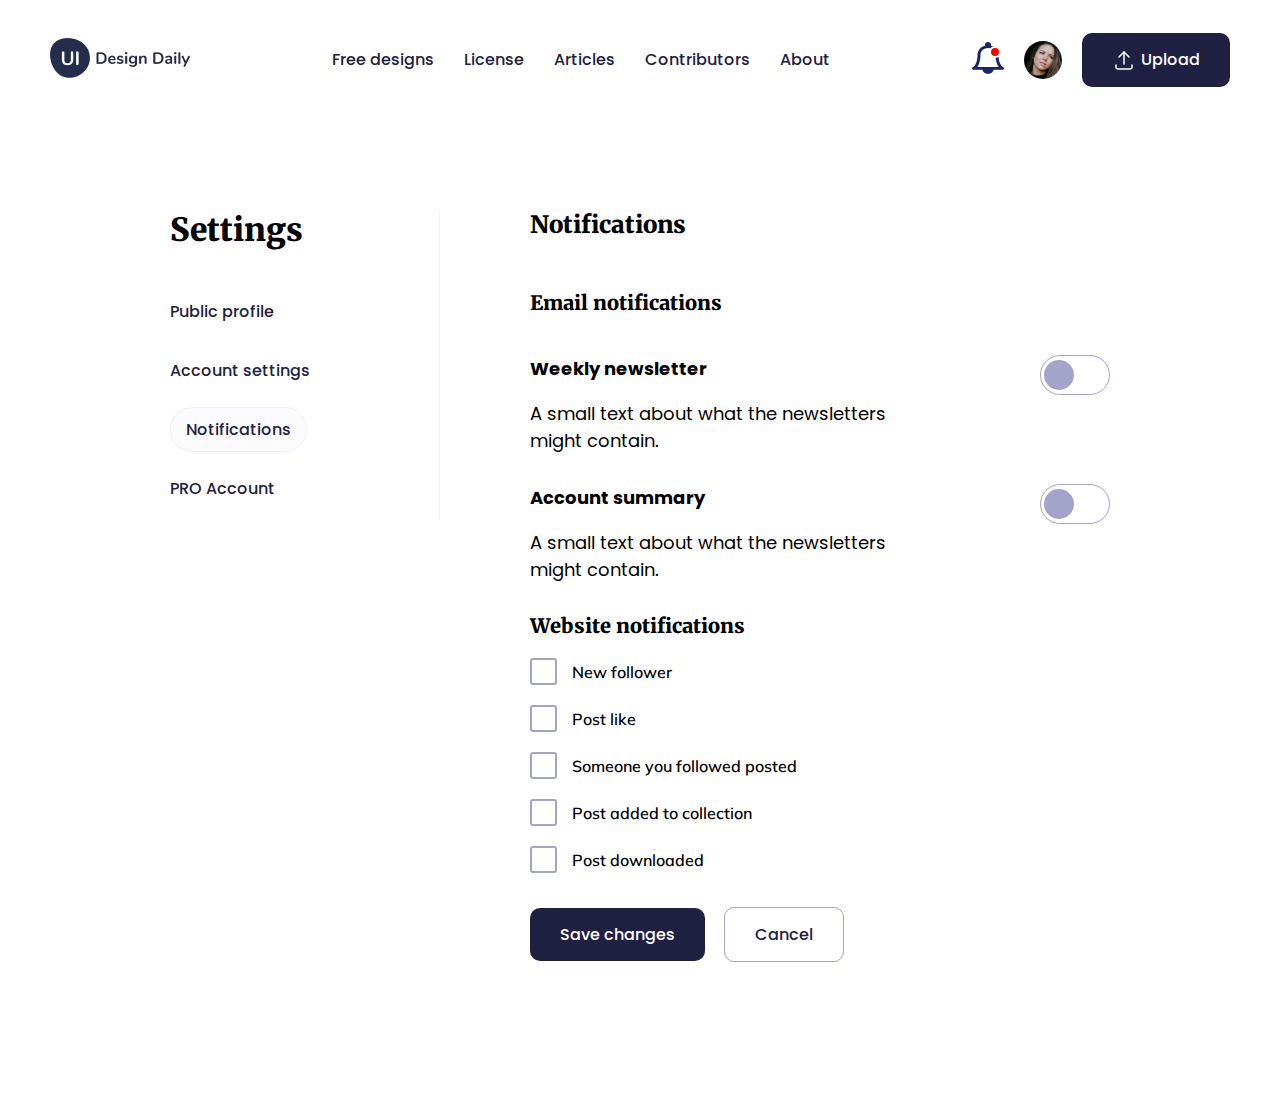
<file: index.html>
<!DOCTYPE html>
<html lang="tr">
<head>
    <meta charset="UTF-8">
    <meta http-equiv="X-UA-Compatible" content="IE=edge">
    <meta name="viewport" content="width=device-width, initial-scale=1.0">
    <link rel="stylesheet" href="./css/style.css">
    <title>Notifications Settings</title>
</head>
<body>
    <header class="header">
        <div class="header-logo">
            <img src="./img/logo.png" alt="Header Logo">
        </div>
        <nav class="header-navigation">
            <ul>
                <li class="menu-item">
                    <a href="#">Free designs</a>
                </li>
                <li class="menu-item">
                    <a href="#">License</a>
                </li>
                <li class="menu-item">
                    <a href="#">Articles</a>
                </li>
                <li class="menu-item">
                    <a href="#">Contributors</a>
                </li>
                <li class="menu-item">
                    <a href="#">About</a>
                </li>
            </ul>
        </nav>
        <div class="header-settings">
            <div data-has-notification="true" class="svg">
                <svg width="13" height="13" viewBox="0 0 13 13" fill="none" class="header-settings-notification">
                    <path d="M12.7135 10.2888C10.6602 9.119 10.7709 5.31717 10.7727 5.26017C10.7727 3.48534 9.49493 1.98157 7.74418 1.48855V1.14833C7.7441 0.515258 7.18595 0 6.5 0C5.81405 0 5.25582 0.515258 5.25582 1.1484V1.48862C3.50507 1.98194 2.22743 3.4887 2.22775 5.27942C2.26744 6.34254 1.99592 9.31493 0.286471 10.2888C0.0569869 10.4196 -0.0506823 10.6753 0.0229563 10.9151C0.0966757 11.1547 0.333596 11.3201 0.603578 11.3201H4.21737C4.45615 12.2807 5.3879 13 6.5 13C7.6121 13 8.54385 12.2807 8.78263 11.3201H12.3964C12.6664 11.3201 12.9033 11.1547 12.977 10.9151C13.0507 10.6753 12.943 10.4196 12.7135 10.2888ZM2.0867 10.2058C3.52835 8.32776 3.43992 5.39439 3.43458 5.26024C3.43458 3.70037 4.80979 2.43117 6.5004 2.43117C8.19037 2.43117 9.56542 3.70037 9.56582 5.24099C9.56016 5.39118 9.47173 8.32739 10.9133 10.2058H2.0867Z" fill="#152766"/>
                </svg>
            </div>
               
            <div class="header-settings-component">
                <img class="header-settings-component-image" src="./img/woman.jpg" alt="Woman İmage">
    
                <input type="file" id="file-upload" class="file-upload-btn">
                <label for="file-upload" class="file-upload">
                    <svg width="24" height="24" viewBox="0 0 24 24" fill="none" class="header-settings-component-upload">
                        <path d="M4 17V19C4 19.5304 4.21071 20.0391 4.58579 20.4142C4.96086 20.7893 5.46957 21 6 21H18C18.5304 21 19.0391 20.7893 19.4142 20.4142C19.7893 20.0391 20 19.5304 20 19V17" stroke="white" stroke-width="1.5" stroke-linecap="round" stroke-linejoin="round"/>
                        <path d="M17 9.00006L12 4.00006L7 9.00006" stroke="white" stroke-width="1.5" stroke-linecap="round" stroke-linejoin="round"/>
                        <path d="M12.0001 16L12.0001 4" stroke="white" stroke-width="1.5" stroke-linecap="round" stroke-linejoin="round"/>
                    </svg>
                    <p>Upload</p>
                </label>
            </div>         
        </div>
    </header>
    <div class="content">
        <div class="setting-area">
            <p>Settings</p>
            <ul>
                <li><a href="#">Public profile</a></li>
                <li><a href="#">Account settings</a></li>
                <li><a class="active" href="#">Notifications</a></li>
                <li><a href="#">PRO Account</a></li>
            </ul>
        </div>
        <div class="notification-area">
            <p class="notification-area-title">Notifications</p>
            <p class="email-notification">Email notifications</p>
            <div class="newsletter">
                <div class="group">
                    <p class="newsletter-title">Weekly newsletter</p>
                    <p class="newsletter-desc">A small text about what the newsletters might contain.</p>
                </div>
                <div class="slide-checkbox-component">
                    <input type="checkbox" id="newsletter">
                    <label for="newsletter" class="slide-checkbox"></label>
                </div>
            </div>
            <div class="newsletter">
                <div class="group">
                    <p class="summary-title">Account summary</p>
                    <p class="summary-desc">A small text about what the newsletters might contain.</p>
                </div>
                <div class="slide-checkbox-component">
                    <input type="checkbox" id="summary">
                    <label for="summary" class="slide-checkbox"></label>
                </div>

            </div>
            <div class="website-notifications">
                <p class="website-notifications-title">Website notifications</p>
               <ul>
                   <li>
                       <input type="checkbox" id="input-1">
                       <label for="input-1">
                       <div class="checkbox"></div>New follower
                       </label>
                   </li>
                   <li>
                       <input type="checkbox" id="input-2">
                       <label for="input-2">
                       <div class="checkbox"></div>Post like
                        </label>
                   </li>
                   <li>
                       <input type="checkbox" id="input-3">
                       <label for="input-3">
                       <div class="checkbox"></div>Someone you followed posted
                       </label>
                   </li>
                   <li>
                       <input type="checkbox" id="input-4">
                       <label for="input-4">
                       <div class="checkbox"></div>Post added to collection
                       </label>
                   </li>
                   <li>
                       <input type="checkbox" id="input-5">
                       <label for="input-5">
                       <div class="checkbox"></div>Post downloaded
                       </label>
                   </li>
               </ul> 
            </div>
            <div class="buttons">
                <a class="save-btn" href="#">Save changes</a>
                <a class="cancel-btn" href="#">Cancel</a>
            </div>
        </div>
    </div>
</body>
</html>
</file>
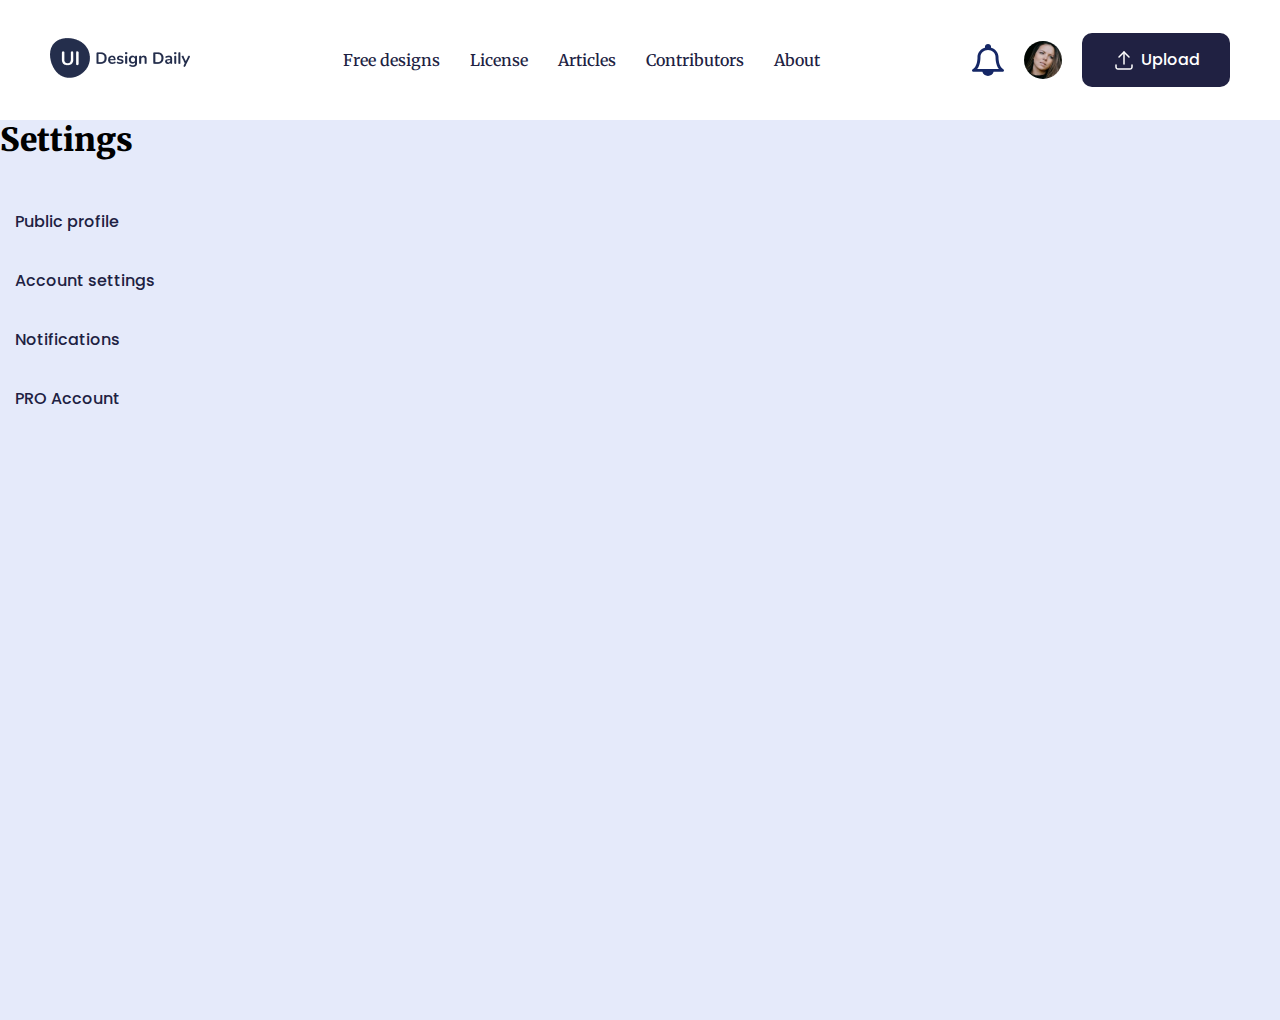
<file: img/Notifications Settings.html>
<!DOCTYPE html>
<html lang="tr"><head>
<meta http-equiv="content-type" content="text/html; charset=UTF-8">
    <meta charset="UTF-8">
    <meta http-equiv="X-UA-Compatible" content="IE=edge">
    <meta name="viewport" content="width=device-width, initial-scale=1.0">
    
    <title>Notifications Settings</title>
<style type="text/css">/* Copyright 2014-present Evernote Corporation. All rights reserved. */
@keyframes caretBlink {
    from { opacity: 1.0; }
    to { opacity: 0.0; }
}

@keyframes rotateSpinner {
    from {
        transform:rotate(0deg);
    }
    to {
        transform:rotate(360deg);
    }
}

#text-tool-caret {
    animation-name: caretBlink;  
    animation-iteration-count: infinite;  
    animation-timing-function: cubic-bezier(1.0,0,0,1.0);
    animation-duration: 1s; 
}

#en-markup-loading-spinner {
    position: absolute;
    top: calc(50% - 16px);
    left: calc(50% - 16px);
    width: 32px;
    height: 32px;
}

#en-markup-loading-spinner img {
    position: relative;
    top: 0px;
    left: 0px;
    animation-name: rotateSpinner;
    animation-duration: 0.6s;
    animation-iteration-count: infinite;
    animation-timing-function: linear;
}
</style><style type="text/css">/* Copyright 2014-present Evernote Corporation. All rights reserved. */
.skitchToastBoxContainer {
    position: absolute;
    width: 100%;
    text-align: center;
    top: 30px;
    -webkit-user-select: none;
    -moz-user-select: none;
    pointer-events: none;
}

.skitchToastBox {
    width: 200px;
    height: 16px;
    padding: 12px;
    background-color: rgba(47, 55, 61, 0.95);
    border-radius: 4px;
    color: white;
    cursor: default;
    font-size: 10pt;
    text-shadow: 1px 1px 2px rgba(0, 0, 0, 0.32);
    font-family: 'Soleil', Helvetica, Arial, sans-serif;
    border: 2px rgba(255, 255, 255, 0.38) solid;
}

.lang-zh-cn .skitchToastBox {
    font-family: '微软雅黑', 'Microsoft YaHei', SimSun,
        '&#x30E1;&#x30A4;&#x30EA;&#x30AA;', Meiryo, 'MS PGothic', 'Soleil',
        Helvetica, Arial, sans-serif;
}

.lang-ja-jp .skitchToastBox {
    font-family: '&#x30E1;&#x30A4;&#x30EA;&#x30AA;', Meiryo, 'MS PGothic',
        '微软雅黑', 'Microsoft YaHei', SimSun, 'Soleil', Helvetica, Arial,
        sans-serif;
}

.skitchToast {
    padding-left: 20px;
    padding-right: 20px;
    display: inline-block;
    height: 10px;
    color: #f1f5f8;
    text-align: center;
}

.skitchVisible {
    /* Don't remove this class it's a hack used by the Evernote Clipper */
}
</style><style type="text/css">/* Copyright 2014-present Evernote Corporation. All rights reserved. */

@font-face {
	font-family: 'Soleil';
	src: url([data-uri]);
	font-weight: normal;
	font-style: normal;
}
</style><style type="text/css">/* Copyright 2019-present Evernote Corporation. All rights reserved. */

#en-markup-disabled {
    position: fixed;
    z-index: 9999;
    width: 100%;
    height: 100%;
    top: 0px;
    left: 0px;
    cursor: default;
    -webkit-user-select: none;
}

#en-markup-alert-container {
    position: absolute;
    z-index: 9999;
    width: 450px;
    left: calc(50% - 225px);
    top: calc(50% - 85px);
    background-color: white;
    box-shadow: 0 2px 7px 1px rgba(0,0,0,0.35);
    -webkit-user-select: none;
}

#en-markup-alert-container .cell-1 {
    position: relative;
    height: 110px;
    width: 105px;
    float: left;
    text-align: center;
    background-image: url([data-uri]);
    background-position: 65% 50%;
    background-repeat: no-repeat;
}

#en-markup-alert-container .cell-2 {
    position: relative;
    float: left;
    width: 345px;
    margin-top: 29px;
    margin-bottom: 20px;
}

#en-markup-alert-container .cell-2 .cell-2-title {
    margin-bottom: 5px;
    padding-right: 30px;
    font-size: 12pt;
    font-family: Tahoma, Arial;
}

#en-markup-alert-container .cell-2 .cell-2-message {
    padding-right: 30px;
    font-size: 9.5pt;
    font-family: Tahoma, Arial;
}

#en-markup-alert-container .cell-3 {
    position: relative;
    width: 450px;
    height: 60px;
    float: left;
    background-color: rgb(240,240,240);
}

#en-markup-alert-container .cell-3 button {
    position: absolute;
    top: 12px;
    right: 15px;
    width: 110px;
    height: 36px;
}

#en-markup-alert-container .cell-3 button.alt-button {
    position: absolute;
    top: 12px;
    right: 140px;
    width: 110px;
    height: 36px;
}
</style><link rel="stylesheet" href="Notifications%20Settings_files/style.css"></head>
<body cz-shortcut-listen="true">
    <header class="header">
        <div class="header-logo">
            <img src="Notifications%20Settings_files/logo.png" alt="Header Logo">
        </div>
        <nav class="header-navigation">
            <ul>
                <li class="menu-item">
                    <a href="#">Free designs</a>
                </li>
                <li class="menu-item">
                    <a href="#">License</a>
                </li>
                <li class="menu-item">
                    <a href="#">Articles</a>
                </li>
                <li class="menu-item">
                    <a href="#">Contributors</a>
                </li>
                <li class="menu-item">
                    <a href="#">About</a>
                </li>
            </ul>
        </nav>
        <div class="header-settings">
            <svg width="13" height="13" viewBox="0 0 13 13" fill="none" class="header-settings-notification">
                <path d="M12.7135 10.2888C10.6602 9.119 10.7709 5.31717 10.7727 5.26017C10.7727 3.48534 9.49493 1.98157 7.74418 1.48855V1.14833C7.7441 0.515258 7.18595 0 6.5 0C5.81405 0 5.25582 0.515258 5.25582 1.1484V1.48862C3.50507 1.98194 2.22743 3.4887 2.22775 5.27942C2.26744 6.34254 1.99592 9.31493 0.286471 10.2888C0.0569869 10.4196 -0.0506823 10.6753 0.0229563 10.9151C0.0966757 11.1547 0.333596 11.3201 0.603578 11.3201H4.21737C4.45615 12.2807 5.3879 13 6.5 13C7.6121 13 8.54385 12.2807 8.78263 11.3201H12.3964C12.6664 11.3201 12.9033 11.1547 12.977 10.9151C13.0507 10.6753 12.943 10.4196 12.7135 10.2888ZM2.0867 10.2058C3.52835 8.32776 3.43992 5.39439 3.43458 5.26024C3.43458 3.70037 4.80979 2.43117 6.5004 2.43117C8.19037 2.43117 9.56542 3.70037 9.56582 5.24099C9.56016 5.39118 9.47173 8.32739 10.9133 10.2058H2.0867Z" fill="#152766"></path>
            </svg>
               
            <div class="header-settings-component">
                <img class="header-settings-component-image" src="Notifications%20Settings_files/woman.jpg" alt="Woman İmage">
    
                <input type="file" id="file-upload" class="file-upload-btn">
                <label for="file-upload" class="file-upload">
                    <svg width="24" height="24" viewBox="0 0 24 24" fill="none" class="header-settings-component-upload">
                        <path d="M4 17V19C4 19.5304 4.21071 20.0391 4.58579 20.4142C4.96086 20.7893 5.46957 21 6 21H18C18.5304 21 19.0391 20.7893 19.4142 20.4142C19.7893 20.0391 20 19.5304 20 19V17" stroke="white" stroke-width="1.5" stroke-linecap="round" stroke-linejoin="round"></path>
                        <path d="M17 9.00006L12 4.00006L7 9.00006" stroke="white" stroke-width="1.5" stroke-linecap="round" stroke-linejoin="round"></path>
                        <path d="M12.0001 16L12.0001 4" stroke="white" stroke-width="1.5" stroke-linecap="round" stroke-linejoin="round"></path>
                    </svg>
                    <p>Upload</p>
                </label>
            </div>
                
        </div>
    </header>
    <div class="content">
        <div class="setting-area">
            <p>Settings</p>
            <ul>
                <li><a href="#">Public profile</a></li>
                <li><a href="#">Account settings</a></li>
                <li><a href="#">Notifications</a></li>
                <li><a href="#">PRO Account</a></li>
            </ul>
        </div>
    </div>
<!-- Code injected by live-server -->
<script type="text/javascript">
	// <![CDATA[  <-- For SVG support
	if ('WebSocket' in window) {
		(function () {
			function refreshCSS() {
				var sheets = [].slice.call(document.getElementsByTagName("link"));
				var head = document.getElementsByTagName("head")[0];
				for (var i = 0; i < sheets.length; ++i) {
					var elem = sheets[i];
					var parent = elem.parentElement || head;
					parent.removeChild(elem);
					var rel = elem.rel;
					if (elem.href && typeof rel != "string" || rel.length == 0 || rel.toLowerCase() == "stylesheet") {
						var url = elem.href.replace(/(&|\?)_cacheOverride=\d+/, '');
						elem.href = url + (url.indexOf('?') >= 0 ? '&' : '?') + '_cacheOverride=' + (new Date().valueOf());
					}
					parent.appendChild(elem);
				}
			}
			var protocol = window.location.protocol === 'http:' ? 'ws://' : 'wss://';
			var address = protocol + window.location.host + window.location.pathname + '/ws';
			var socket = new WebSocket(address);
			socket.onmessage = function (msg) {
				if (msg.data == 'reload') window.location.reload();
				else if (msg.data == 'refreshcss') refreshCSS();
			};
			if (sessionStorage && !sessionStorage.getItem('IsThisFirstTime_Log_From_LiveServer')) {
				console.log('Live reload enabled.');
				sessionStorage.setItem('IsThisFirstTime_Log_From_LiveServer', true);
			}
		})();
	}
	else {
		console.error('Upgrade your browser. This Browser is NOT supported WebSocket for Live-Reloading.');
	}
	// ]]>
</script>
</body></html>
</file>
<file: css/style.css>
@import"https://fonts.googleapis.com/css2?family=Merriweather:wght@900&family=Mulish:wght@600&family=Poppins:wght@400;500;700&display=swap";*{padding:0;margin:0;box-sizing:border-box;-webkit-user-select:none;-moz-user-select:none;-ms-user-select:none;user-select:none;text-decoration:none;list-style:none}body{background-color:#fff}.header{height:120px;display:flex;justify-content:space-between;align-items:center;padding:40px 50px;background-color:#fff;margin-bottom:90px}.header-navigation ul{display:flex;flex-direction:row}.header-navigation ul .menu-item{padding:10px 15px;transition:border ease-out 300ms}.header-navigation ul .menu-item :hover{border-bottom:4px solid #202142;transition:border ease-in 300ms}.header-navigation ul .menu-item a{font-family:"Poppins",sans-serif;font-weight:500;font-size:16px;line-height:24px;color:#202142}.header-settings{display:flex;align-items:center}.header-settings .svg{position:relative;cursor:pointer}.header-settings .svg[data-has-notification=true]::after{display:block;position:absolute;content:"";top:4px;right:23px;height:8px;width:8px;border-radius:50%;background-color:red;border:2px solid #fff}.header-settings-notification{display:inline-block;height:32px;width:32px;margin-right:20px}.header-settings .file-upload-btn{display:none}.header-settings-component{display:flex;align-items:center}.header-settings-component-image{height:38px;width:38px;border-radius:50%;margin-right:20px;cursor:pointer}.header-settings-component .file-upload{display:flex;background-color:#202142;border-radius:10px;padding:15px 30px;cursor:pointer}.header-settings-component .file-upload .header-settings-component-upload{margin-right:5px}.header-settings-component .file-upload p{color:#fff;font-family:"Poppins",sans-serif;font-weight:500;font-size:16px;line-height:24px}.content{height:100vh;width:940px;margin-left:auto;margin-right:auto;display:flex}.content .setting-area{height:310px;min-width:270px;padding-right:100px;border-right:1px solid #efefff}.content .setting-area p{font-family:"Merriweather",serif;font-weight:900;font-size:32px;line-height:40px;margin-bottom:40px}.content .setting-area li{padding:10px 15px 10px 0;margin-bottom:15px;border-radius:32px}.content .setting-area li a{font-family:"Poppins",sans-serif;font-weight:500;font-size:16px;line-height:24px;color:#202142}.content .setting-area li a.active{background-color:#fcfcff;border:1px solid #efefff;border-radius:32px;padding:10px 15px}.content .notification-area{width:100%;padding-left:90px}.content .notification-area .notification-area-title{font-family:"Merriweather",serif;font-weight:900;font-size:24px;line-height:30px;margin-bottom:50px}.content .notification-area .email-notification{font-family:"Merriweather",serif;font-weight:900;font-size:20px;line-height:25px;margin-bottom:40px}.content .notification-area .newsletter{display:flex;justify-content:space-between;margin-bottom:30px}.content .notification-area .newsletter-title{font-family:"Poppins",sans-serif;font-weight:700;font-size:18px;line-height:27px;margin-bottom:18px}.content .notification-area .newsletter .group{max-width:360px}.content .notification-area .newsletter .slide-checkbox{position:relative;display:inline-block;height:40px;width:70px;border-radius:50px;border:1px solid #a4a4cb;cursor:pointer}.content .notification-area .newsletter .slide-checkbox::after{position:absolute;content:"";top:4px;right:35px;height:30px;width:30px;border-radius:50%;background-color:#a4a4cb;transition:ease-out 300ms}.content .notification-area .newsletter .slide-checkbox-component input{display:none}.content .notification-area .newsletter .slide-checkbox-component input:checked+.slide-checkbox{background-color:#ff6a95;transition:ease-in 300ms}.content .notification-area .newsletter .slide-checkbox-component input:checked+.slide-checkbox::after{right:3px;background-color:#fff}.content .notification-area .newsletter-desc{font-family:"Poppins",sans-serif;font-weight:400;font-size:18px;line-height:27px}.content .notification-area .summary-title{font-family:"Poppins",sans-serif;font-weight:700;font-size:18px;line-height:27px;margin-bottom:18px}.content .notification-area .summary-desc{font-family:"Poppins",sans-serif;font-weight:400;font-size:18px;line-height:27px}.content .notification-area .website-notifications{margin-bottom:50px}.content .notification-area .website-notifications-title{font-family:"Merriweather",serif;font-weight:900;font-size:20px;line-height:25px;margin-bottom:20px}.content .notification-area .website-notifications li{margin-bottom:20px;font-family:"Mulish",sans-serif;font-weight:600;font-size:16px;line-height:20px}.content .notification-area .website-notifications li label{cursor:pointer;display:flex;align-items:center}.content .notification-area .website-notifications li .checkbox{height:27px;width:27px;border-radius:3px;background-color:#fff;border:2px solid #a4a4cb;margin-right:15px;transition:ease-out 200ms}.content .notification-area .website-notifications li input{display:none}.content .notification-area .website-notifications li input:checked+label .checkbox{position:relative;background-color:#ff6a95;border:none;transition:ease-in 200ms}.content .notification-area .website-notifications li input:checked+label .checkbox::after{position:absolute;content:"";height:7px;width:14px;top:6px;right:5px;rotate:-45deg;border-left:3px solid #fff;border-bottom:3px solid #fff}.content .notification-area .buttons{font-family:"Poppins",sans-serif;font-weight:500;font-size:16px;line-height:24px}.content .notification-area .buttons .save-btn{padding:15px 30px;color:#fff;background-color:#202142;border-radius:10px;margin-right:15px}.content .notification-area .buttons .cancel-btn{padding:15px 30px;color:#202142;background-color:#fff;border-radius:10px;border:1px solid #a4a4cb;margin-right:15px}
</file>
